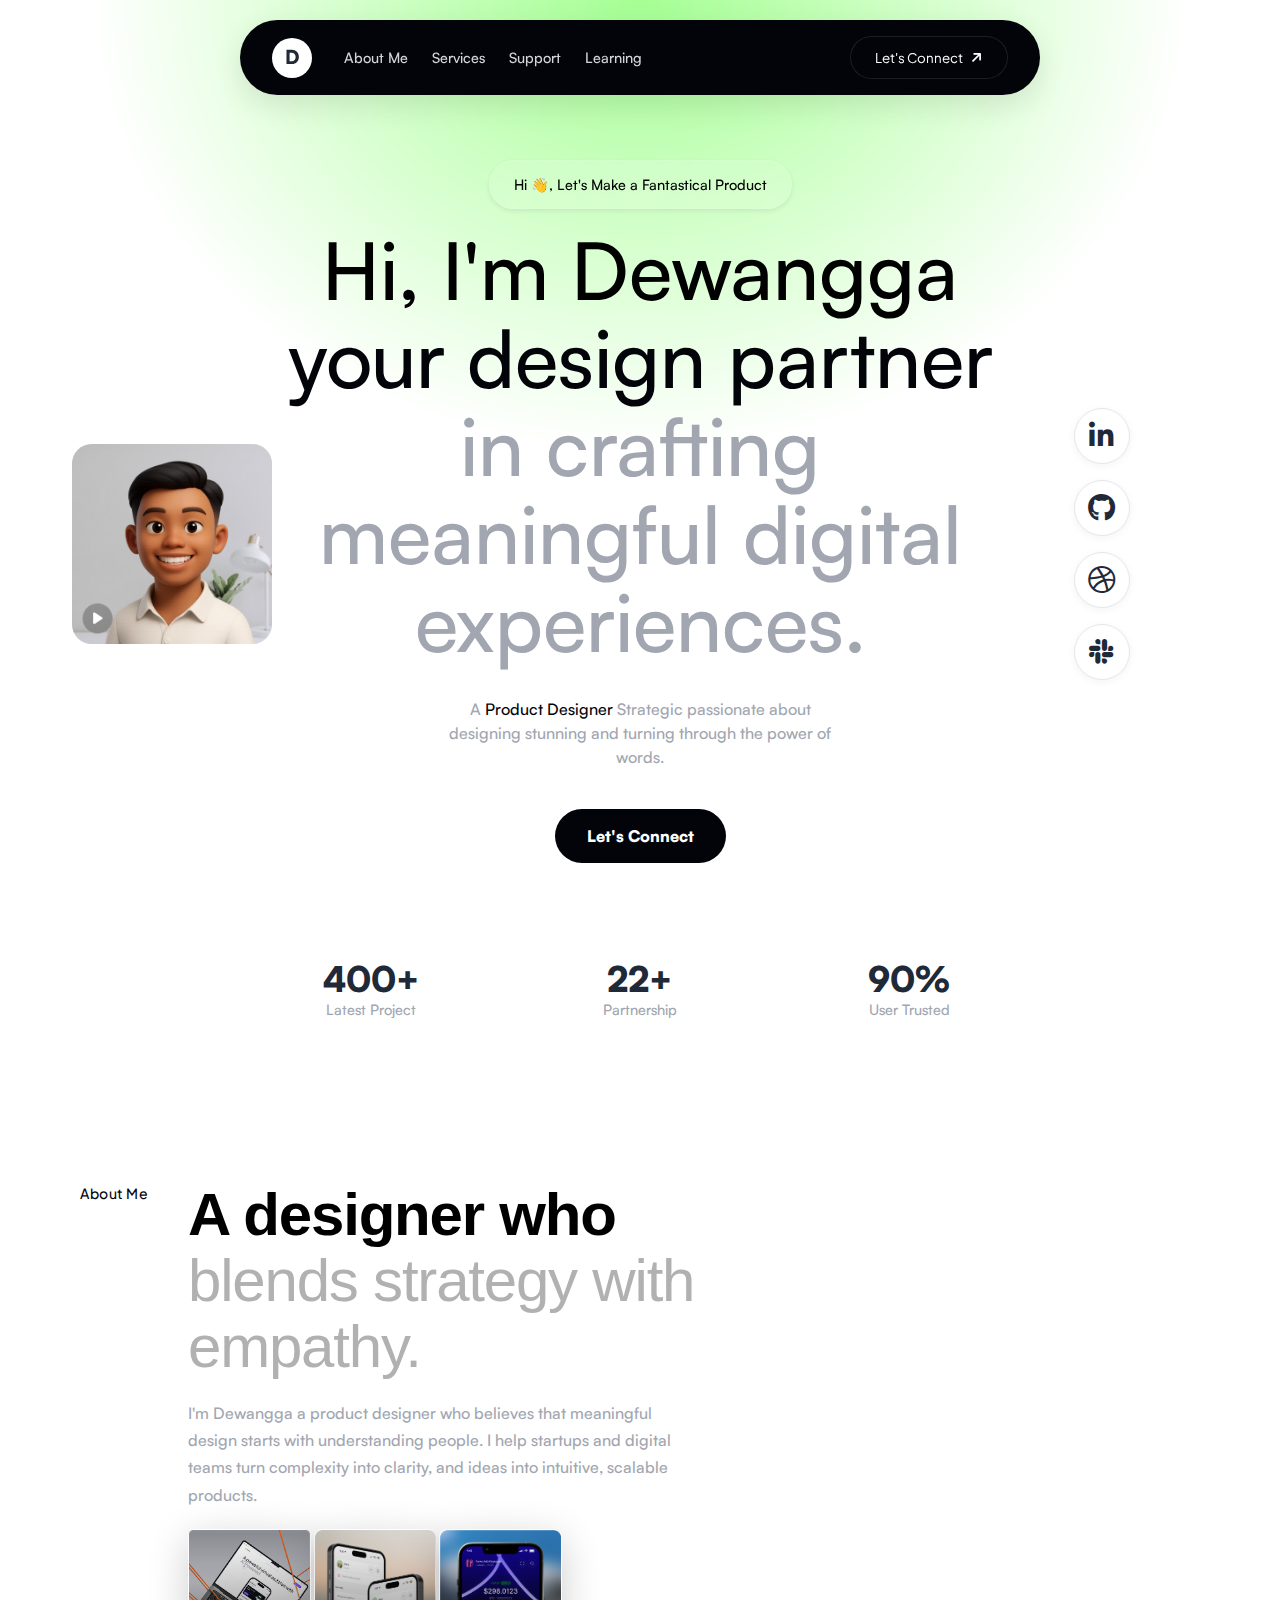
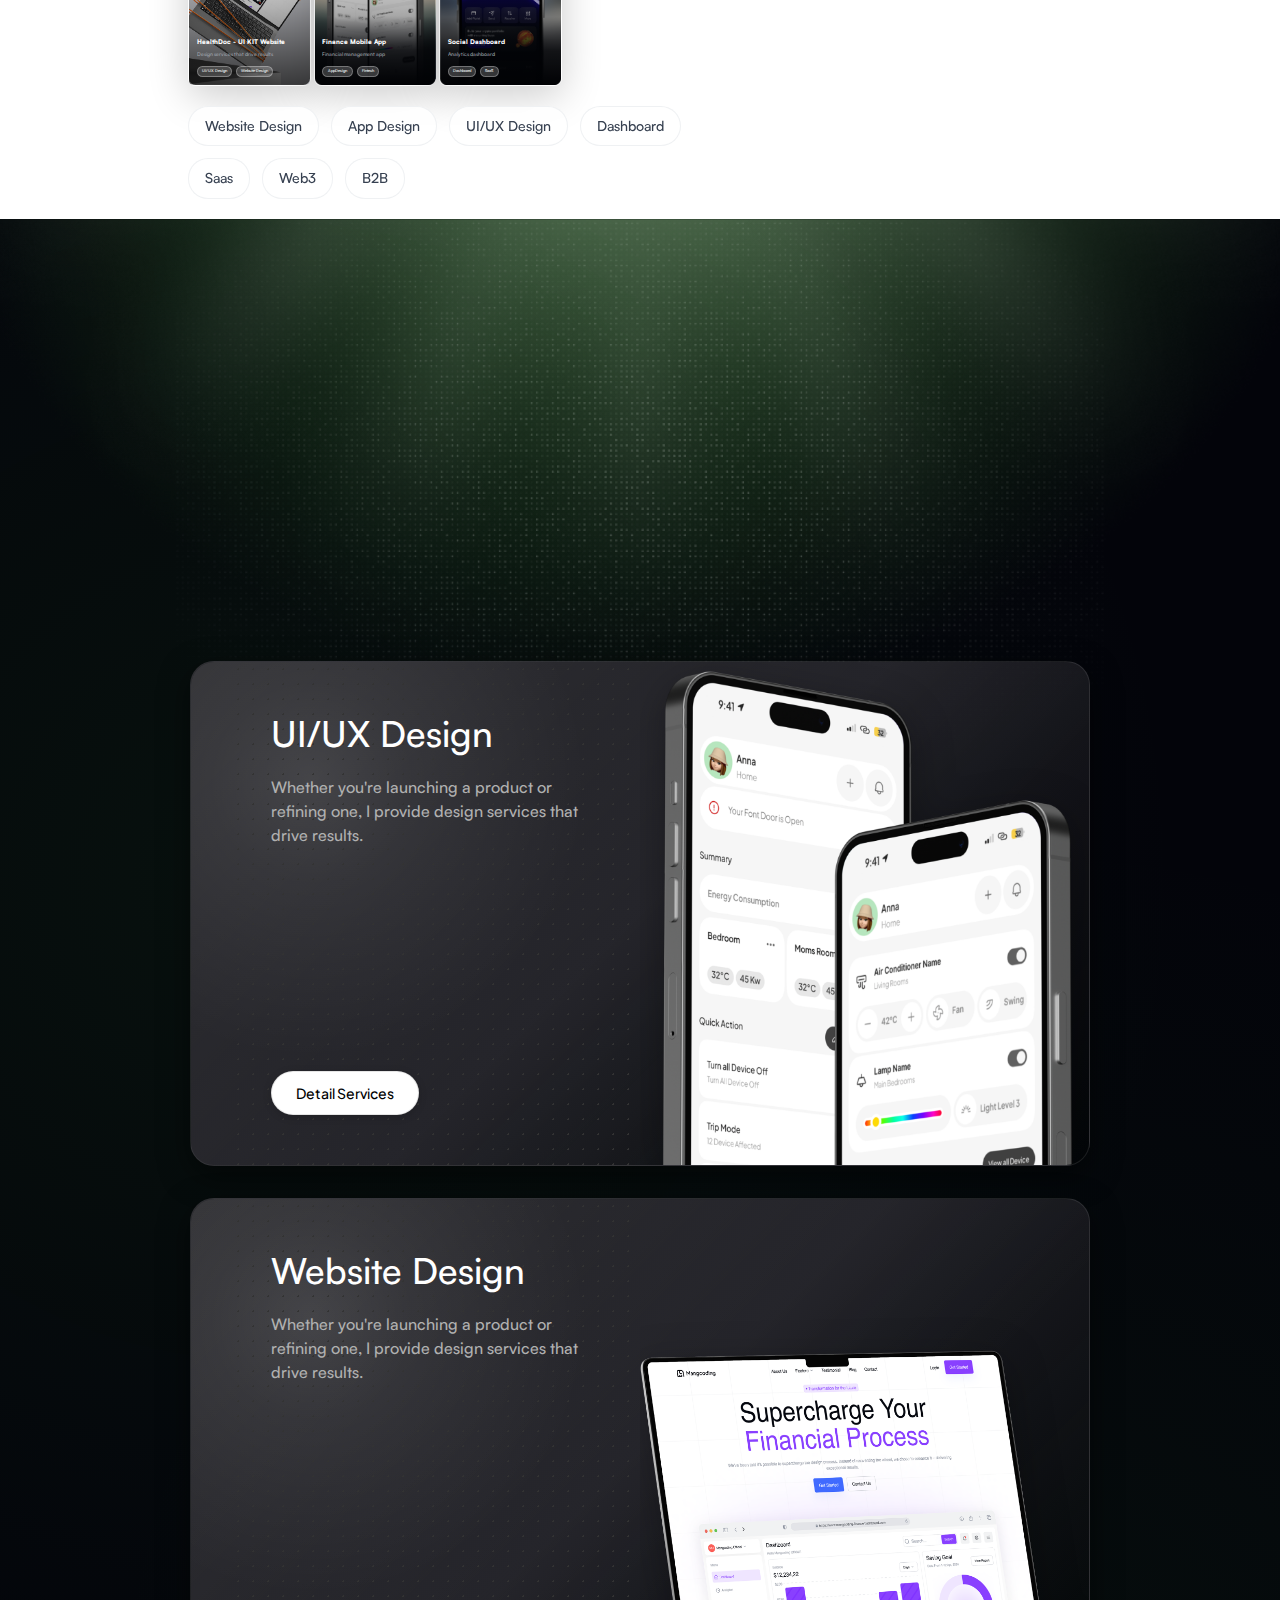
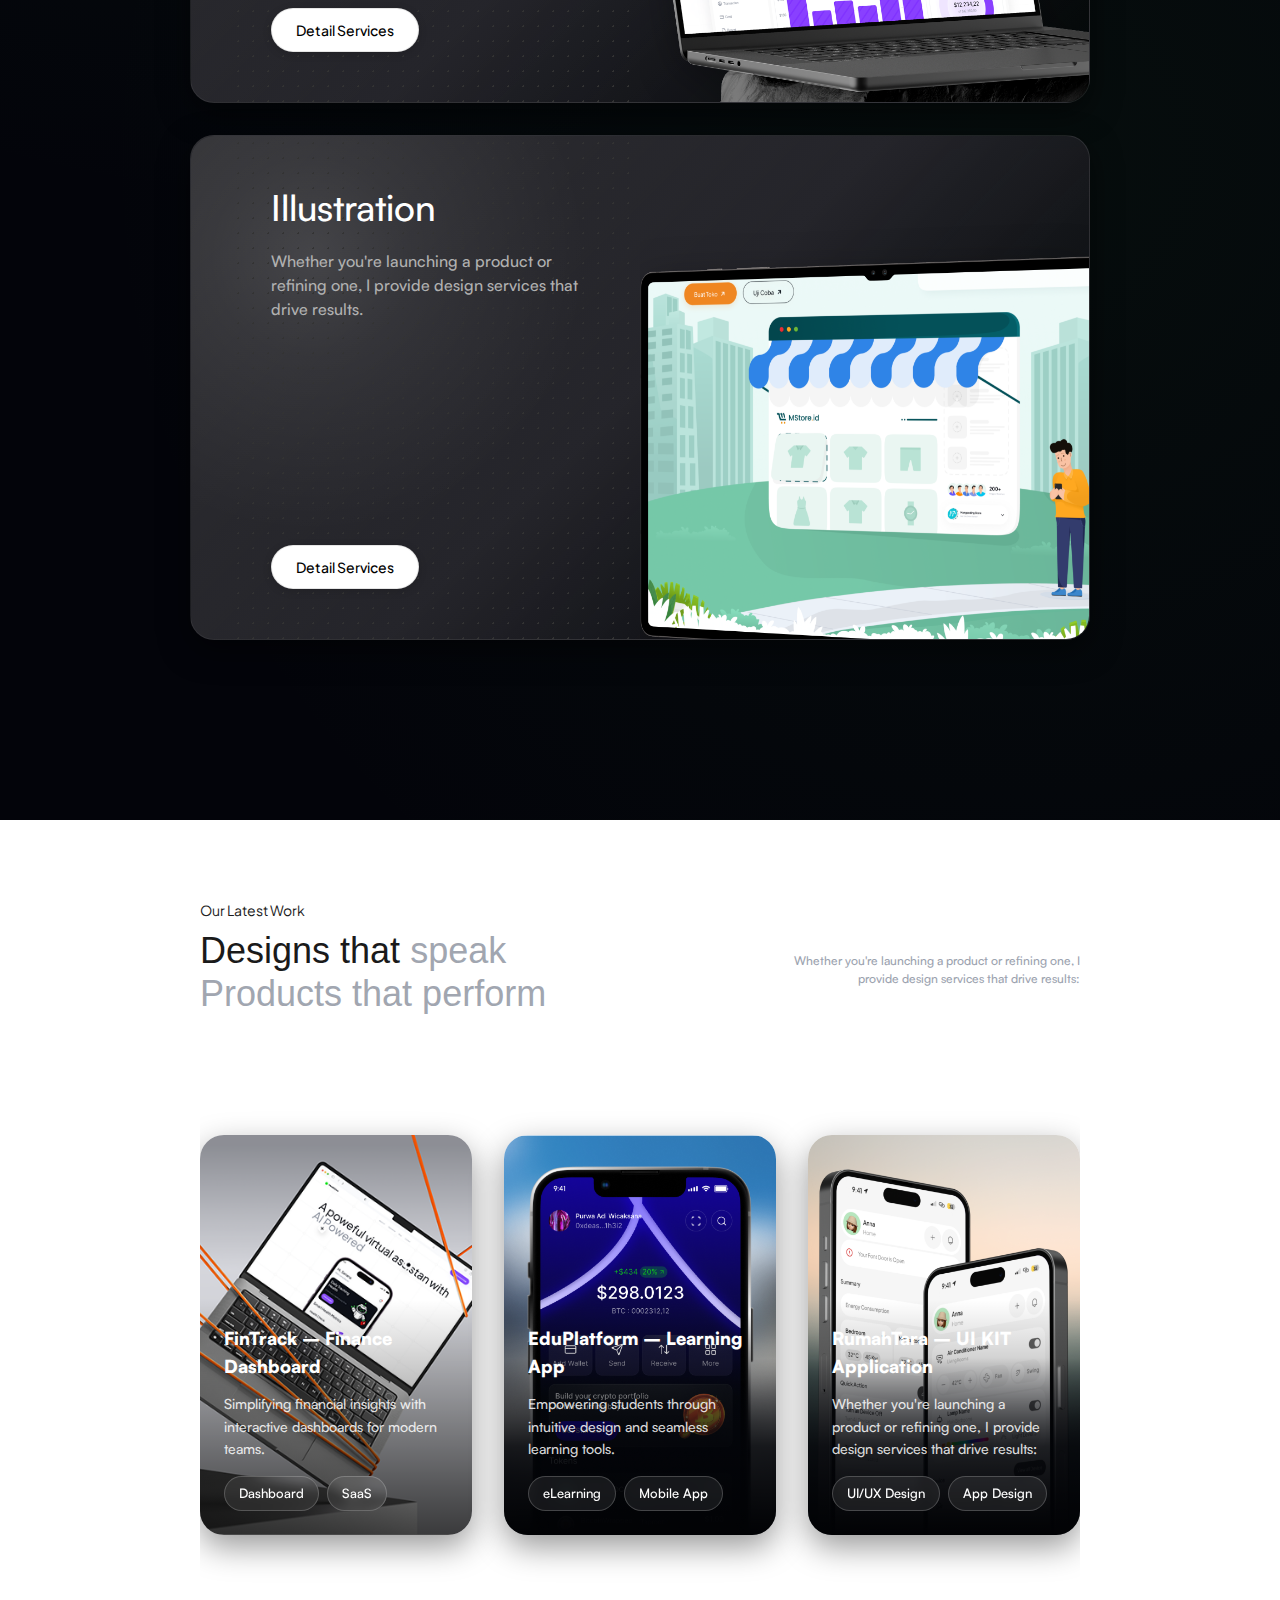
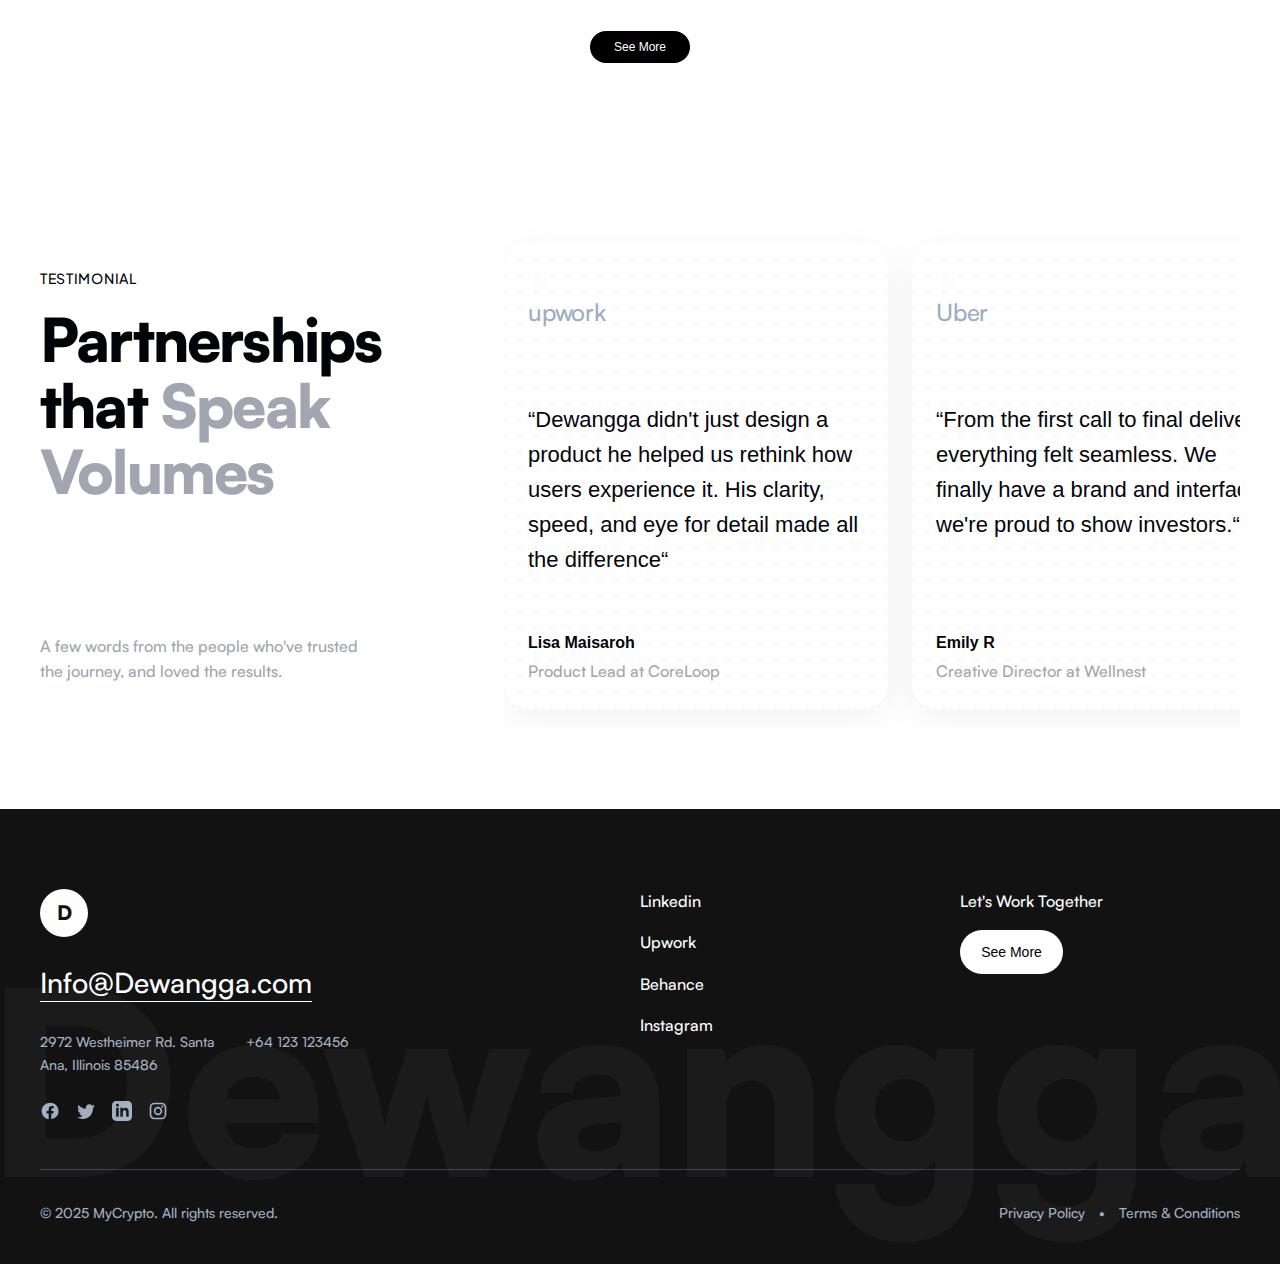
<file: index.html>
<!DOCTYPE html>
<html lang="en">

<head>
  <meta charset="UTF-8">
  <meta name="viewport" content="width=device-width, initial-scale=1.0">
  <title>Portofolio Dewangga</title>
  <link rel="icon" href="/assets/favicon.ico" type="image/x-icon">
  <link rel="stylesheet" href="/css/styles.css">
  <link href="https://cdnjs.cloudflare.com/ajax/libs/font-awesome/6.0.0/css/all.min.css" rel="stylesheet" />
  <style>
    html {
      scroll-behavior: smooth;
    }
  </style>
</head>

<body>
  <section id="home"">
    <nav class="navbar">
      <div class="nav-container">
        <div class="nav-left">
          <div class="logo">D</div>
          <ul class="nav-menu">
            <li><a href="#About-container">About Me</a></li>
            <li><a href="#services">Services</a></li>
            <li><a href="#footer">Support</a></li>
            <li><a href="#learning">Learning</a></li>
          </ul>
        </div>
        <button class="connect-btn">Let's Connect <i class="fas fa-arrow-right"></i></button>
        <button class="menu-toggle" aria-label="Toggle navigation">
          <i class="fas fa-bars"></i>
        </button>
      </div>
    </nav>

    <main class="main-content">
      <div class="container">
        <div class="badge">
          <span>Hi 👋, Let's Make a Fantastical Product</span>
        </div>
        <div class="hero-section">
          <div class="hero-left">
            <div class="profile-container">
              <img src="/assets/Image.png" alt="Dewangga Profile" class="profile-image" />
            </div>
          </div>
          <div class="hero-center">
            <h1 class="main-heading">
              Hi, I'm Dewangga<br />
              <span class="black-text">your design partner</span>
              <span class="gray-text">in crafting meaningful digital experiences.</span>
            </h1>
            <div class="description">
              <p
                style="font-family: 'Satoshi', -apple-system, BlinkMacSystemFont, 'Segoe UI', Roboto, Oxygen, Ubuntu, Cantarell, sans-serif;">
                A <span style="color: #03040A;">Product Designer </span>Strategic passionate about
                designing stunning and turning through the power of words.</span>
              </p>
            </div>
            <button class="cta-button">Let's Connect</button>
          </div>
          <div class="hero-right">
            <div class="social-links">
              <a href="#" class="social-link"><i class="fab fa-linkedin-in"></i></a>
              <a href="#" class="social-link"><i class="fab fa-github"></i></a>
              <a href="#" class="social-link"><i class="fab fa-dribbble"></i></a>
              <a href="#" class="social-link"><i class="fab fa-slack"></i></a>
            </div>
          </div>
        </div>
        <div class="stats-section">
          <div class="stat-item">
            <div class="stat-number">400+</div>
            <div class="stat-label">Latest Project</div>
          </div>
          <div class="stat-item">
            <div class="stat-number">22+</div>
            <div class="stat-label">Partnership</div>
          </div>
          <div class="stat-item">
            <div class="stat-number">90%</div>
            <div class="stat-label">User Trusted</div>
          </div>
        </div>
      </div>
    </main>
  </section>

  <section id="About-container">
  <div class="container">
    <div class="decoration decoration-1"></div>
    <div class="decoration decoration-2"></div>
    <div class="decoration decoration-3"></div>
    <div class="decoration decoration-4"></div>

    <div class="content">
      <div class="about-label">About Me</div>
      <div class="text-content">
        <h1 class="main-title">
          A designer who <span class="highlight">blends strategy with empathy.</span>
        </h1>

        <p class="description">
          I'm Dewangga a product designer who believes that meaningful design starts with understanding people. I help
          startups and digital teams turn complexity into clarity, and ideas into intuitive, scalable products.
        </p>

        <div class="projects">
          <div class="project-card">
            <div class="project-content">
              <h3 class="project-title">HealthDoc - UI KIT Website</h3>
              <p class="project-description">Design services that drive results</p>
              <div class="project-tags">
                <span class="project-tag">UI/UX Design</span>
                <span class="project-tag">Website Design</span>
              </div>
            </div>
          </div>

          <div class="project-card">
            <div class="project-content">
              <h3 class="project-title">Finance Mobile App</h3>
              <p class="project-description">Financial management app</p>
              <div class="project-tags">
                <span class="project-tag">App Design</span>
                <span class="project-tag">Fintech</span>
              </div>
            </div>
          </div>

          <div class="project-card">
            <div class="project-content">
              <h3 class="project-title">Social Dashboard</h3>
              <p class="project-description">Analytics dashboard</p>
              <div class="project-tags">
                <span class="project-tag">Dashboard</span>
                <span class="project-tag">SaaS</span>
              </div>
            </div>
          </div>
        </div>

        <div class="skills">
          <span class="skill-tag primary">Website Design</span>
          <span class="skill-tag primary">App Design</span>
          <span class="skill-tag primary">UI/UX Design</span>
          <span class="skill-tag">Dashboard</span>
          <span class="skill-tag">Saas</span>
          <span class="skill-tag">Web3</span>
          <span class="skill-tag">B2B</span>
        </div>

      </div>
    </div>

    <div class="character-section">
      <img src="/assets/profile1.png" alt="3D Character Illustration" class="character-image">
    </div>
  </div>
</section>

  <section id="services" class="services-section">
    <div class="container"> <div class="services-header">
            <div class="services-badge">Services</div>
            <h2 class="services-title">Let's bring your<br>ideas to life.</h2>
            <p class="services-subtitle">Whether you're launching a product or refining one, I provide design
                services that drive results.</p>
        </div>

        <div class="services-cards-wrapper"> <div class="design-card">
                <div class="content-section">
                    <h2 class="title">UI/UX Design</h2>
                    <p class="description">
                        Whether you're launching a product or refining one, I provide design services that drive
                        results.
                    </p>
                    <button class="detail-button" onclick="handleDetailClick()">Detail Services</button>
                </div>
                <div class="image-section">
                    <img src="/assets/hp.png" alt="Mobile phone showing app interface" class="laptop-image">
                </div>
            </div>

            <div class="design-card">
                <div class="content-section">
                    <h2 class="title">Website Design</h2>
                    <p class="description">
                        Whether you're launching a product or refining one, I provide design services that drive
                        results.
                    </p>
                    <button class="detail-button" onclick="handleDetailClick()">Detail Services</button>
                </div>
                <div class="image-section">
                    <img src="/assets/laptopmokup.png" alt="Laptop showing website design" class="laptop-image">
                </div>
            </div>

            <div class="design-card">
                <div class="content-section">
                    <h2 class="title">Illustration</h2>
                    <p class="description">
                        Whether you're launching a product or refining one, I provide design services that drive
                        results.
                    </p>
                    <button class="detail-button" onclick="handleDetailClick()">Detail Services</button>
                </div>
                <div class="image-section">
                    <img src="/assets/ecomers.png" alt="E-commerce interface design" class="laptop-image">
                </div>
            </div>
        </div>
    </div>
</section>

  <section id="learning">
    <div class="container">
      <div class="grid">
        <div class="col-span-6">
          <p class="text-xs" style="font-family: 'Plus Jakarta Sans';">Our Latest Work</p>
          <h1 class="heading">
            Designs that <span class="text-gray" style="color: #A1A6B0;">speak</span><br />
            <span class="text-gray ">Products that perform</span>
          </h1>
        </div>
        <div class="col-span-6 text-right text-xxs" style="align-self: center;">
          <p>
            Whether you're launching a product or refining one, I<br />
            provide design services that drive results:
          </p>
        </div>
      </div>

      <div class="card-container">
        <div class="card-stack">
        <div class="custom-card card-2" style="background-image: url('/assets/card2.png');">
          <div class="card-overlay">
            <h3 class="card-title">FinTrack – Finance Dashboard</h3>
            <p class="card-description">
              Simplifying financial insights with interactive dashboards for modern teams.
            </p>
            <div class="card-tags">
              <span class="tag">Dashboard</span>
              <span class="tag">SaaS</span>
            </div>
          </div>
        </div>

        <div class="custom-card card-3" style="background-image: url('/assets/card3.png');">
          <div class="card-overlay">
            <h3 class="card-title">EduPlatform – Learning App</h3>
            <p class="card-description">
              Empowering students through intuitive design and seamless learning tools.
            </p>
            <div class="card-tags">
              <span class="tag">eLearning</span>
              <span class="tag">Mobile App</span>
            </div>
          </div>
        </div>

        <div class="custom-card card-1" style="background-image: url('/assets/card1.png');">
          <div class="card-overlay">
            <h3 class="card-title">RumahTara – UI KIT Application</h3>
            <p class="card-description">
              Whether you're launching a product or refining one, I provide design services that drive results:
            </p>
            <div class="card-tags">
              <span class="tag">UI/UX Design</span>
              <span class="tag">App Design</span>
            </div>
          </div>
        </div>
      </div>
      </div>
      <div class="btn-container">
        <button class="btn">See More</button>
      </div>
    </div>
  </section>

  <section class="testimonial-section">
    <div class="testimonial-header">
      <div class="testimonial-label">Testimonial</div>
      <h2 class="testimonial-title">
        Partnerships that <span class="highlight">Speak</span> <br><span class="highlight">Volumes</span>
      </h2>
      <p class="testimonial-subtitle">
        A few words from the people who've trusted the journey, and loved the results.
      </p>
    </div>

    <div class="testimonial-slider">
      <div class="slider-container">
        <div class="testimonials-track">

          <div class="testimonial-card">
            <img src="/assets/OrangerTestimoni.png" alt="Testimoni Ornament" class="card-ornament-image">
            <div>
              <div class="company-logo-text">upwork</div>
              <div class="testimonial-quote">
                “Dewangga didn't just design a product he helped us rethink how users experience it. His clarity, speed,
                and eye for detail made all the difference“
              </div>
            </div>
            <div class="testimonial-author">
              <div class="author-name">Lisa Maisaroh</div>
              <div class="author-title">Product Lead at CoreLoop</div>
            </div>
          </div>

          <div class="testimonial-card">
            <img src="/assets/OrangerTestimoni.png" alt="Testimoni Ornament" class="card-ornament-image">
            <div>
              <div class="company-logo-text">Uber</div>
              <div class="testimonial-quote">
                “From the first call to final delivery, everything felt seamless. We finally have a brand and interface
                we're proud to show investors.“
              </div>
            </div>
            <div class="testimonial-author">
              <div class="author-name">Emily R</div>
              <div class="author-title">Creative Director at Wellnest</div>
            </div>
          </div>

          <div class="testimonial-card">
            <img src="/assets/OrangerTestimoni.png" alt="Testimoni Ornament" class="card-ornament-image">
            <div>
              <div class="company-logo-text">Framer</div>
              <div class="testimonial-quote">
                “A truly outstanding job. He brought our vision to life with his creative touch and technical skill. The
                whole process was seamless and enjoyable.“
              </div>
            </div>
            <div class="testimonial-author">
              <div class="author-name">Jonathan P</div>
              <div class="author-name">Co-founder at Framer</div>
            </div>
          </div>

        </div>
      </div>
    </div>
  </section>

  <section id="footer">
    <footer class="site-footer">
      <div class="footer-container">
        <div class="footer-top">
          <div class="footer-column">
            <div class="logo-circle">D</div>
            <a href="mailto:Info@Dewangga.com" class="contact-email">Info@Dewangga.com</a>
            <div class="contact-details">
              <p>2972 Westheimer Rd. Santa<br>Ana, Illinois 85486</p>
              <p>+64 123 123456</p>
            </div>
            <div class="social-icons">
              <a href="#" aria-label="Facebook"><svg fill="currentColor" viewBox="0 0 24 24">
                  <path
                    d="M12 2.04C6.5 2.04 2 6.53 2 12.06C2 17.06 5.66 21.21 10.44 21.96V14.96H7.9V12.06H10.44V9.85C10.44 7.32 11.93 5.96 14.22 5.96C15.31 5.96 16.45 6.15 16.45 6.15V8.62H15.19C13.95 8.62 13.56 9.39 13.56 10.18V12.06H16.34L15.89 14.96H13.56V21.96A10 10 0 0 0 12 2.04Z" />
                </svg></a>
              <a href="#" aria-label="Twitter"><svg fill="currentColor" viewBox="0 0 24 24">
                  <path
                    d="M22.46,6C21.69,6.35 20.86,6.58 20,6.69C20.88,6.16 21.56,5.32 21.88,4.31C21.05,4.81 20.13,5.16 19.16,5.36C18.37,4.5 17.26,4 16,4C13.65,4 11.73,5.92 11.73,8.29C11.73,8.63 11.77,8.96 11.84,9.27C8.28,9.09 5.11,7.38 2.9,4.79C2.53,5.42 2.33,6.15 2.33,6.94C2.33,8.43 3.11,9.75 4.26,10.54C3.54,10.51 2.87,10.31 2.3,10.01V10.06C2.3,12.25 3.84,14.07 5.91,14.49C5.55,14.59 5.17,14.63 4.77,14.63C4.5,14.63 4.23,14.61 3.98,14.56C4.54,16.36 6.14,17.64 8.04,17.68C6.54,18.88 4.67,19.61 2.63,19.61C2.28,19.61 1.93,19.59 1.58,19.54C3.46,20.78 5.69,21.5 8.12,21.5C16,21.5 20.33,14.97 20.33,9.25C20.33,9.05 20.33,8.85 20.32,8.65C21.16,8.05 21.88,7.32 22.46,6Z" />
                </svg></a>
              <a href="#" aria-label="LinkedIn"><svg fill="currentColor" viewBox="0 0 24 24">
                  <path
                    d="M19 0h-14c-2.761 0-5 2.239-5 5v14c0 2.761 2.239 5 5 5h14c2.762 0 5-2.239 5-5v-14c0-2.761-2.238-5-5-5zm-11 19h-3v-11h3v11zm-1.5-12.268c-.966 0-1.75-.79-1.75-1.764s.784-1.764 1.75-1.764 1.75.79 1.75 1.764-.783 1.764-1.75 1.764zm13.5 12.268h-3v-5.604c0-3.368-4-3.113-4 0v5.604h-3v-11h3v1.765c1.396-2.586 7-2.777 7 2.476v6.759z" />
                </svg></a>
              <a href="#" aria-label="Instagram"><svg fill="currentColor" viewBox="0 0 24 24">
                  <path
                    d="M7.8,2H16.2C19.4,2 22,4.6 22,7.8V16.2A5.8,5.8 0 0,1 16.2,22H7.8C4.6,22 2,19.4 2,16.2V7.8A5.8,5.8 0 0,1 7.8,2M7.6,4A3.6,3.6 0 0,0 4,7.6V16.4C4,18.39 5.61,20 7.6,20H16.4A3.6,3.6 0 0,0 20,16.4V7.6C20,5.61 18.39,4 16.4,4H7.6M17.25,5.5A1.25,1.25 0 0,1 18.5,6.75A1.25,1.25 0 0,1 17.25,8A1.25,1.25 0 0,1 16,6.75A1.25,1.25 0 0,1 17.25,5.5M12,7A5,5 0 0,1 17,12A5,5 0 0,1 12,17A5,5 0 0,1 7,12A5,5 0 0,1 12,7M12,9A3,3 0 0,0 9,12A3,3 0 0,0 12,15A3,3 0 0,0 15,12A3,3 0 0,0 12,9Z" />
                </svg></a>
            </div>
          </div>
          <div class="footer-column footer-nav">
            <a href="#">Linkedin</a>
            <a href="#">Upwork</a>
            <a href="#">Behance</a>
            <a href="#">Instagram</a>
          </div>
          <div class="footer-column footer-cta">
            <h3>Let's Work Together</h3>
            <button class="footer-btn">See More</button>
          </div>
        </div>

        <hr class="footer-divider">

        <div class="footer-bottom">
          <p class="copyright">© 2025 MyCrypto. All rights reserved.</p>
          <div class="legal-links">
            <a href="#">Privacy Policy</a>
            <span>•</span>
            <a href="#">Terms & Conditions</a>
          </div>
        </div>
        <div class="background-text">Dewangga</div>
      </div>
    </footer>
  </section>
</body>
<script src="/js/home.js"></script>
</html>
</file>
<file: css/styles.css>
/* Import Fonts dari Google Fonts */
@import url('https://fonts.googleapis.com/css2?family=Plus+Jakarta+Sans:wght@400;500;700&display=swap');

@font-face {
    font-family: 'Satoshi';
    src: url('../fonts/Satoshi-Medium.otf') format('opentype');
    font-weight: 500;
    font-style: normal;
    font-display: swap;
}

@font-face {
    font-family: 'Satoshi';
    src: url('../fonts/Satoshi-Black.otf') format('opentype');
    font-weight: 900;
    font-style: normal;
    font-display: swap;
}

* {
    margin: 0;
    padding: 0;
    box-sizing: border-box;
}

body {
    font-family: 'Satoshi', -apple-system, BlinkMacSystemFont, 'Segoe UI', Roboto, Oxygen, Ubuntu, Cantarell, sans-serif;
    min-height: 100vh;
    line-height: 1.6;
    overflow-x: hidden;
}

/* --- NAVBAR START --- */
.navbar {
    background: #03040A;
    padding: 1rem 0;
    position: fixed;
    top: 20px;
    left: 50%;
    transform: translateX(-50%);
    border-radius: 50px;
    z-index: 1000;
    box-shadow: 0 10px 30px rgba(0, 0, 0, 0.1);
    width: 800px;
    transition: transform 0.4s ease-in-out;
}

.navbar.navbar-hidden {
    transform: translateX(-50%) translateY(-150%);
}

.nav-container {
    display: flex;
    align-items: center;
    justify-content: space-between;
    padding: 0 2rem;
    max-width: 800px;
}

.nav-left {
    display: flex;
    align-items: center;
    gap: 2rem;
}

.logo {
    background: white;
    color: #1f2937;
    width: 40px;
    height: 40px;
    border-radius: 50%;
    display: flex;
    align-items: center;
    justify-content: center;
    font-weight: 900;
    font-size: 1.2rem;
}

.nav-menu {
    display: flex;
    list-style: none;
    gap: 24px;
}

.nav-menu a {
    color: #d1d5db;
    text-decoration: none;
    font-size: 0.9rem;
    font-weight: 500;
    transition: color 0.3s ease;
}

.nav-menu a:hover {
    color: white;
}

.connect-btn {
    background: #03040A;
    color: #ffffff;
    border: 1px solid rgba(255, 255, 255, 0.1);
    padding: 0.75rem 1.5rem;
    border-radius: 25px;
    font-weight: normal;
    cursor: pointer;
    display: flex;
    align-items: center;
    gap: 0.5rem;
    transition: all 0.3s ease;
    font-family: 'Plus Jakarta Sans', sans-serif;
}

.connect-btn:hover {
    transform: translateY(-2px);
    box-shadow: 0 5px 15px rgba(0, 0, 0, 0.2);
    background: #1f2937;
}

.connect-btn i {
    transition: transform 0.3s ease;
    transform: rotate(-45deg);
}

.menu-toggle {
    display: none;
    background: none;
    border: none;
    color: white;
    font-size: 1.2rem;
    cursor: pointer;
    padding: 0.5rem;
    z-index: 1100;
}
/* --- NAVBAR END --- */


/* --- HOME SECTION START --- */
.main-content {
  padding-top: 100px;
  padding-bottom: 80px;
  background-image: url('/assets/bgHome.png');
  background-repeat: no-repeat;
  background-size: contain; /* atau 'contain', tergantung kebutuhan */
  background-position: top center;
}



.container {
    max-width: 1200px;
    margin: 0 auto;
    padding: 0 2rem;
}

.badge {
    text-align: center;
    margin-top: 60px;
    margin-bottom: 1rem;
}

.badge span {
    background: radial-gradient(circle, rgba(255, 255, 255, 0.15) 0%, rgba(255, 255, 255, 0.05) 100%);
    background-color: rgba(255, 255, 255, 0.05);
    color: black;
    padding: 0.75rem 1.5rem;
    border-radius: 9999px;
    font-size: 0.9rem;
    font-weight: 500;
    display: inline-block;
    backdrop-filter: blur(10px);
    -webkit-backdrop-filter: blur(10px);
    border: 1px solid rgba(255, 255, 255, 0.1);
    box-shadow: 0 2px 5px rgba(0, 0, 0, 0.08);
}



.hero-section {
    display: grid;
    grid-template-columns: .3fr 1fr .3fr;
    gap: 1 px;
    align-items: center;
    margin-bottom: 4rem;
}

.profile-container {
    position: relative;
    width: 200px;
    height: 200px;
}

.profile-image {
    width: 100%;
    height: 100%;
    border-radius: 20px;
    object-fit: cover;
    background: #e5e7eb;
}

.hero-center {
    text-align: center;
    max-width: 800px;
    margin-left: auto;
    margin-right: auto
}

.main-heading {
    font-size: 80px;
    font-family: 'satoshi', sans-serif;
    font-weight: normal;
    line-height: 1.1;
    margin-bottom: 2rem;
}

.black-text {
    color: #03040A;
}

.gray-text {
    color: #A1A6B0;
}

.description {
    margin-bottom: 2rem;
}

.description p {
    color: #A1A6B0;
    font-size: 1rem;
    font-weight: 500;
    max-width: 400px;
    margin: 0 auto;
}

.cta-button {
    background: #03040A;
    color: #FFFFFF;
    border: none;
    padding: 1rem 2rem;
    border-radius: 30px;
    font-weight: 600;
    font-size: 1rem;
    cursor: pointer;
    transition: all 0.3s ease;
    font-family: 'Satoshi', sans-serif;
}

.cta-button:hover {
    transform: translateY(-2px);
    box-shadow: 0 8px 25px rgba(31, 41, 55, 0.3);
}

.hero-right {
    display: flex;
    justify-content: center;
}

.social-links {
    display: flex;
    flex-direction: column;
    gap: 1rem;
}

.social-link {
    width: 56px;
    height: 56px;
    background: white;
    border: 1px solid #e5e7eb;
    border-radius: 50%;
    display: flex;
    align-items: center;
    justify-content: center;
    color: #1f2937;
    text-decoration: none;
    transition: all 0.3s ease;
    box-shadow: 0 2px 8px rgba(0, 0, 0, 0.05);
    position: relative;
}

.social-link:hover {
    transform: translateY(-2px);
    box-shadow: 0 4px 15px rgba(0, 0, 0, 0.1);
    border-color: #d1d5db;
}

.social-link i {
    font-size: 28px;
    width: 28px;
    height: 28px;
    display: flex;
    align-items: center;
    justify-content: center;
}

@media (max-width: 640px) {
    .social-link {
        width: 40px;
        height: 40px;
    }

    .social-link i {
        font-size: 20px;
        width: 20px;
        height: 20px;
    }
}

.stats-section {
    display: grid;
    grid-template-columns: repeat(3, 1fr);
    gap: 40px;
    text-align: center;
    margin-top: 4rem;
    background: white;
    border-radius: 20px;
    max-width: 800px;
    margin: 0 auto;
    width: 100%;
    height: 115px;
    padding: 24px 16px;
    box-sizing: border-box;
    overflow: hidden;
    margin-bottom: -100px;
}

.stat-item {
    box-sizing: border-box;
    padding: 0.5rem;
    display: flex;
    flex-direction: column;
    justify-content: center;
    align-items: center;
}

.stat-number {
    font-size: 2.2rem;
    font-weight: 900;
    color: #1f2937;
    margin-bottom: 0.2rem;
    line-height: 1.1;
}

.stat-label {
    font-family: 'Satoshi', sans-serif;
    color: #A1A6B0;
    font-size: 0.9rem;
    font-weight: 500;
    white-space: nowrap;
    overflow: hidden;
    text-overflow: ellipsis;
    line-height: 1.2;
}

@media (max-width: 850px) {
    .navbar {
        width: calc(100% - 2rem);
        max-width: none;
        left: 50%;
        transform: translateX(-50%);
    }

    .nav-container {
        padding: 0 1.5rem;
        justify-content: space-between;
        width: 100%;
    }

    .nav-menu {
        display: none;
        flex-direction: column;
        position: absolute;
        top: calc(100% + 10px);
        left: 0;
        width: 100%;
        background: #03040A;
        border-radius: 15px;
        padding: 1rem;
        box-shadow: 0 8px 16px rgba(0, 0, 0, 0.2);
    }

    .nav-menu.active {
        display: flex;
    }

    .menu-toggle {
        display: block;
    }

    .connect-btn {
        display: none;
    }
}

@media (max-width: 768px) {
    .main-content {
        padding-top: 80px;
    }

    .container {
        padding: 0 1rem;
    }

    .badge {
        margin-bottom: 2rem;
    }

    .badge span {
        font-size: 0.8rem;
        padding: 0.6rem 1.2rem;
    }

    .hero-section {
        display: flex;
        flex-direction: column;
        align-items: center;
        gap: 2rem;
        margin-bottom: 3rem;
    }

    .hero-center {
        order: 1;
        width: 100%;
    }

    .main-heading {
        font-size: 2.2rem;
        margin-bottom: 1.5rem;
        line-height: 1.2;
    }

    .description {
        margin-bottom: 1.5rem;
    }

    .description p {
        font-size: 0.9rem;
        max-width: 300px;
        text-align: center;
    }

    .hero-left {
        order: 2;
        width: 100%;
        display: flex;
        justify-content: center;
    }

    .profile-container {
        width: 200px;
        height: 200px;
    }

    .hero-right {
        order: 3;
        width: 100%;
        justify-content: center;
        margin-top: 1rem;
    }

    .social-links {
        flex-direction: row;
        gap: 1rem;
        justify-content: center;
    }

    .social-link {
        width: 45px;
        height: 45px;
    }

    .stats-section {
        gap: 1rem;
        padding: 2rem 0.5rem;
        margin-top: 3rem;
        margin-bottom: -50px;
    }

    .stat-number {
        font-size: 1.8rem;
    }

    .stat-label {
        font-size: 0.8rem;
    }
}

@media (max-width: 480px) {
    .container {
        padding: 0 0.5rem;
    }

    .main-heading {
        font-size: 1.8rem;
    }

    .profile-container {
        width: 180px;
        height: 180px;
    }

    .social-link {
        width: 40px;
        height: 40px;
    }

    .stats-section {
        gap: 0.5rem;
    }

    .stat-number {
        font-size: 1.5rem;
    }

    .stat-label {
        font-size: 0.7rem;
    }
}
/* --- HOME SECTION END --- */


/* --- ABOUT START --- */
section#About-container {
    background-color: #ffffff;
}

#About-container .container {
    max-width: 1200px;
    margin: 0 auto;
    padding: 0px 40px;
    display: grid;
    grid-template-columns: 1fr 400px;
    gap: 80px;
    align-items: center;
    position: relative;
    padding-bottom: 80px;
}

#About-container .content {
    padding-right: 20px;
    display: grid;
    grid-template-columns: auto 1fr;
    column-gap: 40px;
    align-items: start;
    margin-bottom: 40px;
}

#About-container .about-label {
    font-family: 'Plus Jakarta Sans', sans-serif;
    font-size: 14px;
    font-weight: 500;
    color: #03040A;
    letter-spacing: 0.5px;
    grid-column: 1;
    grid-row: 1;
    white-space: nowrap;
}

#About-container .text-content {
    grid-column: 2;
    grid-row: 1 / span 2;
    display: flex;
    flex-direction: column;
    gap: 20px;
}

#About-container .main-title {
    font-family: 'Poppins', sans-serif;
    font-size: 60px;
    font-weight: 700;
    line-height: 1.1;
    margin-bottom: 0;
    letter-spacing: -0.02em;
    max-width: none;
}

#About-container .main-title .highlight {
    color: #B1B1B1;
    font-weight: 400;
}

#About-container .description {
    font-family: 'satoshi', sans-serif;
    font-size: 16px;
    color: #A1A6B0;
    line-height: 1.7;
    margin-bottom: 0;
    max-width: none;
}

#About-container .projects {
    display: flex;
    /* Menyesuaikan gap */
    gap: 3.19px;
    margin-bottom: 0;
    justify-content: flex-start;
    align-items: flex-start;
}

#About-container .project-card {
    /* Menyesuaikan ukuran card */
    width: 122.54px;
    height: 157px;
    /* Menyesuaikan border-radius */
    border-radius: 7.66px;
    overflow: hidden;
    position: relative;
    cursor: pointer;
    transition: all 0.3s ease;
    background-size: cover;
    background-position: center;
    background-repeat: no-repeat;
    flex-shrink: 0;
    box-shadow: 0 10px 40px rgba(0, 0, 0, 0.2);
    border: 1px solid rgba(255, 255, 255, 0.1);
    /* Opacity 100% adalah default, tidak perlu ditulis kecuali ditimpa sebelumnya */
    opacity: 1;
}

/* Hover effect */
#About-container .project-card:hover {
    transform: translateY(-8px);
    box-shadow: 0 15px 50px rgba(0, 0, 0, 0.3);
}

/* Background untuk setiap kartu */
#About-container .project-card:nth-child(1) {
    background-image: url('/assets/card2.png');
   
}

#About-container .project-card:nth-child(2) {
     background-image: url('/assets/card1.png');
}

#About-container .project-card:nth-child(3) {
    background-image: url('/assets/card3.png');
}

/* Menyesuaikan overlay agar teks tetap terbaca dengan baik di atas gambar */
#About-container .project-card::before {
    content: '';
    position: absolute;
    top: 0;
    left: 0;
    right: 0;
    bottom: 0;
    background: linear-gradient(to top, rgba(0, 0, 0, 0.7) 0%, rgba(0, 0, 0, 0.3) 50%, transparent 100%);
    z-index: 1;
}

/* Hapus atau nonaktifkan ::after jika tidak ada di gambar referensi */
#About-container .project-card::after {
    display: none;
}

/* Hapus styling untuk project-mockup dan isinya karena elemen ini tidak lagi dibutuhkan */
#About-container .project-mockup,
#About-container .laptop-frame,
#About-container .laptop-screen,
#About-container .laptop-base,
#About-container .screen-content,
#About-container .screen-header,
#About-container .screen-dots,
#About-container .screen-dot,
#About-container .screen-title,
#About-container .screen-subtitle,
#About-container .screen-mockup {
    display: none !important;
}


#About-container .project-content {
    position: absolute;
    bottom: 0;
    left: 0;
    right: 0;
    /* Menyesuaikan padding content di dalam kartu */
    padding: 7.66px;
    z-index: 4;
    color: white;
}

#About-container .project-title {
    font-family: 'Satoshi', sans-serif;
    font-size: 6.38px; 
    font-weight: 700;
    line-height: 1.2;
    margin-bottom: 4px; 
}

#About-container .project-description {
    font-family: 'Satoshi', sans-serif;
    font-size: 5.11px; 
    color: #A1A6B0; 
    line-height: 1.5;
    margin-bottom: 8px; /* Jarak bawah deskripsi */
    display: -webkit-box;
    -webkit-line-clamp: 2;
    -webkit-box-orient: vertical;
    overflow: hidden;
    max-width: 90%;
}

#About-container .project-tags {
    font-family: 'Satoshi', sans-serif;
    font-size: 4px; /* Ukuran font 4px */
    line-height: 1.4; /* Line height 140% */
    letter-spacing: -0.008em; /* Letter spacing -0.8% */
    color: #FFFFFF; /* Warna teks FFFFFF */
    display: flex;
    gap: 4px; /* Jarak antar tag */
    flex-wrap: wrap;
}

#About-container .project-tag {
    background: rgba(255, 255, 255, 0.2);
    backdrop-filter: none; /* Menghilangkan background blur */
    border: 1px solid rgba(255, 255, 255, 0.3);
    color: white;
    /* Menyesuaikan ukuran button/tag agar 33.38hugx10.84hug */
    /* Menggunakan padding horizontal dan tinggi tetap untuk menyesuaikan dengan "hug" */
    height: 10.84px; /* Tinggi button/tag */
    line-height: 10.84px; /* Mengatur line-height sama dengan height agar teks vertikal di tengah */
    padding: 0 4.23px; /* Padding horizontal agar lebar menjadi sekitar 33.38px (disesuaikan dengan konten teks) */
    border-radius: 7.66px; /* Corner radius */
    font-size: 4px; /* Ukuran font tag */
    font-weight: 500;
    white-space: nowrap;
    display: inline-flex; /* Agar padding dan height bekerja sesuai `hug` */
    align-items: center; /* Pusatkan teks secara vertikal */
    justify-content: center; /* Pusatkan teks secara horizontal */
}

#About-container .skills {
    display: flex;
    flex-wrap: wrap;
    gap: 12px;
    margin-bottom: 0;
}

#About-container .skill-tag {
    background: rgba(255, 255, 255, 0.8);
    color: #374151;
    padding: 8px 16px;
    border-radius: 20px;
    font-size: 14px;
    font-weight: 500;
    border: 1px solid rgba(229, 231, 235, 0.6);
    transition: all 0.2s ease;
    cursor: pointer;
    backdrop-filter: blur(10px);
}

#About-container .skill-tag:hover {
    transform: translateY(-1px);
    box-shadow: 0 4px 15px rgba(0, 0, 0, 0.1);
}

#About-container .character-section {
    display: flex;
    justify-content: center;
    align-items: flex-start;
    position: relative;
    overflow: visible;
    padding-top: 0;
}

#About-container .character-image {
    width: 576px;
    height: auto;
    max-height: 864px;
    object-fit: cover;
    display: block;
    margin-top: -100px;
}

@media (max-width: 1024px) {
    #About-container .container {
        grid-template-columns: 1fr;
        gap: 60px;
        text-align: center;
        padding: 80px 30px;
        align-items: center;
        padding-bottom: 60px;
    }

    #About-container .content {
        padding-right: 0;
        order: 2;
        grid-template-columns: 1fr;
        column-gap: 0;
        text-align: center;
    }

    #About-container .about-label {
        grid-column: 1;
        grid-row: auto;
        margin-bottom: 16px;
        white-space: normal;
        text-align: center;
    }

    #About-container .text-content {
        grid-column: 1;
        grid-row: auto;
        gap: 24px;
    }

    #About-container .main-title {
        font-size: 42px;
    }

    #About-container .description {
        max-width: 480px;
        margin-left: auto;
        margin-right: auto;
    }

    #About-container .projects {
        justify-content: center;
        gap: 8px; /* Sesuaikan gap untuk tablet agar sesuai proporsi */
    }

    #About-container .project-card {
        width: 122.54px; /* Pertahankan ukuran default atau sesuaikan untuk tablet jika perlu */
        height: 157px;
    }

    #About-container .project-title {
        font-size: 14px; /* Pertahankan atau sesuaikan */
    }

    #About-container .project-description {
        font-size: 10px; /* Pertahankan atau sesuaikan */
    }

    #About-container .project-tag {
        padding: 3px 6px;
        font-size: 8px;
    }

    #About-container .skills {
        justify-content: center;
    }

    #About-container .character-section {
        order: 1;
        align-items: flex-start;
        padding-top: 0;
    }

    #About-container .character-image {
        max-width: 400px;
        height: auto;
        margin-top: -80px;
    }
}

@media (max-width: 768px) {
    #About-container .container {
        grid-template-columns: 1fr;
        padding: 40px 20px;
        gap: 32px;
        text-align: left;
        min-height: auto;
        padding-bottom: 40px;
    }

    #About-container .content {
        order: 1;
        padding-right: 0;
        text-align: left;
    }

    #About-container .character-section {
        order: 2;
        margin-top: 0;
    }

    #About-container .character-image {
        width: 100%;
        max-width: 280px;
        height: auto;
        aspect-ratio: 2/3;
        margin-top: 0;
    }

    #About-container .about-label {
        font-size: 12px;
        font-weight: 500;
        margin-bottom: 16px;
        text-align: left;
    }

    #About-container .main-title {
        font-size: 28px;
        line-height: 1.2;
        margin-bottom: 16px;
    }

    #About-container .description {
        font-size: 14px;
        line-height: 1.5;
        margin-bottom: 24px;
        max-width: none;
        color: #6b7280;
        margin-left: 0;
        margin-right: 0;
    }

    #About-container .projects {
        display: flex;
        flex-direction: row;
        /* Menyesuaikan gap untuk mobile */
        gap: 3.19px;
        align-items: flex-start;
        justify-content: flex-start;
        margin-bottom: 24px;
        overflow-x: auto;
        padding-bottom: 8px;
        scroll-snap-type: x mandatory;
        -webkit-overflow-scrolling: touch;
    }
    #About-container .projects::-webkit-scrollbar {
        display: none;
    }


    #About-container .project-card {
        width: 122.54px; /* Tetapkan ukuran ini untuk mobile juga atau sesuaikan jika perlu */
        min-width: 122.54px;
        height: 157px;
        scroll-snap-align: start;
    }

    #About-container .project-title {
        font-size: 14px; /* Pertahankan atau sesuaikan */
    }

    #About-container .project-description {
        font-size: 10px; /* Pertahankan atau sesuaikan */
    }

    #About-container .project-tag {
        font-size: 8px; /* Pertahankan atau sesuaikan */
        padding: 3px 6px;
    }

    #About-container .skills {
        justify-content: flex-start;
        gap: 8px;
        margin-bottom: 0;
    }

    #About-container .skill-tag {
        font-size: 12px;
        padding: 6px 12px;
        border-radius: 16px;
        background: rgba(255, 255, 255, 0.8);
        color: #374151;
        border: 1px solid rgba(229, 231, 235, 0.6);
    }
}

@media (max-width: 480px) {
    #About-container .container {
        padding: 30px 16px;
        gap: 24px;
        padding-bottom: 30px;
    }

    #About-container .about-label {
        font-size: 11px;
        margin-bottom: 12px;
    }

    #About-container .main-title {
        font-size: 24px;
        margin-bottom: 12px;
    }

    #About-container .description {
        font-size: 13px;
        margin-bottom: 20px;
    }

    #About-container .projects {
        /* Menyesuaikan gap untuk mobile kecil */
        gap: 3.19px;
    }

    #About-container .project-card {
        width: 122.54px; /* Pertahankan atau sesuaikan untuk mobile kecil */
        min-width: 122.54px;
        height: 157px;
    }

    #About-container .project-title {
        font-size: 14px;
    }

    #About-container .project-description {
        font-size: 10px;
    }

    #About-container .skills {
        gap: 6px;
    }

    #About-container .skill-tag {
        font-size: 11px;
        padding: 5px 10px;
    }

    #About-container .character-image {
        max-width: 240px;
    }
}

@media (max-width: 360px) {
    #About-container .container {
        padding: 20px 12px;
        gap: 20px;
    }

    #About-container .main-title {
        font-size: 22px;
    }

    #About-container .description {
        font-size: 12px;
    }

    #About-container .projects {
        /* Menyesuaikan gap untuk mobile sangat kecil */
        gap: 3.19px;
    }

    #About-container .project-card {
        width: 122.54px; /* Pertahankan atau sesuaikan untuk mobile sangat kecil */
        min-width: 122.54px;
        height: 157px;
    }

    #About-container .project-title {
        font-size: 14px;
    }

    #About-container .project-description {
        font-size: 10px;
    }

    #About-container .skill-tag {
        font-size: 10px;
        padding: 4px 8px;
    }

    #About-container .character-image {
        max-width: 200px;
    }
}

@keyframes fadeInUp {
    from {
        opacity: 0;
        transform: translateY(30px);
    }

    to {
        opacity: 1;
        transform: translateY(0);
    }
}

#About-container .content>* {
    animation: fadeInUp 0.6s ease forwards;
}

#About-container .about-label {
    animation-delay: 0.1s;
}

#About-container .main-title {
    animation-delay: 0.2s;
}

#About-container .description {
    animation-delay: 0.3s;
}

#About-container .projects {
    animation-delay: 0.4s;
}

#About-container .skills {
    animation-delay: 0.5s;
}

#About-container .character-section {
    animation: fadeInUp 0.8s ease 0.3s forwards;
    opacity: 0;
}

/* --- ABOUT END --- */


/* --- SERVICES START --- */
section#services {
    color: #ffffff;
    background: url('/assets/Services.png'); /* Sesuaikan path gambar jika perlu */
    background-size: cover; /* Pastikan gambar latar mengisi seluruh section */
    background-position: center; /* Pusatkan gambar latar */
    padding: 100px 0; /* Padding vertikal untuk section */
    margin-top: -100px; /* Offset agar tumpang tindih dengan section sebelumnya (Home) */
    display: flex;
    flex-direction: column; /* Mengatur item di services section menjadi kolom */
    align-items: center;
    position: relative;
    font-family: 'Satoshi', sans-serif; /* Menggunakan Satoshi untuk konsistensi */
    overflow: hidden; /* Penting untuk mencegah konten meluber, terutama di mobile */
}

section#services::before {
    content: '';
    position: absolute;
    top: 0;
    left: 0;
    right: 0;
    bottom: 0;
    background:
        radial-gradient(circle at 20% 30%, rgba(46, 125, 50, 0.1) 0%, transparent 50%),
        radial-gradient(circle at 80% 70%, rgba(46, 125, 50, 0.08) 0%, transparent 50%);
    pointer-events: none;
    z-index: 0; /* Pastikan di bawah konten utama services */
}

#services .container {
    max-width: 1200px;
    margin: 0 auto;
    padding: 0 2rem;
    position: relative;
    z-index: 1; /* Pastikan konten utama di atas pseudo-element */
    display: flex;
    flex-direction: column;
    align-items: center;
    padding-bottom: 80px; /* Memberi jarak ke elemen di bawahnya */
}

#services .services-header {
    text-align: center;
    margin-bottom: 60px; /* Jarak bawah header services */
    opacity: 0;
    transform: translateY(30px);
    animation: fadeInUp 0.8s ease-out forwards;
    width: 100%;
    max-width: 600px;
}

#services .services-badge {
    font-family: 'Plus Jakarta Sans', sans-serif;
    font-size: 14px;
    display: inline-block;
    color: #FFFFFF;
    padding: 8px 20px;
    border-radius: 25px;
    font-size: 0.9rem;
    font-weight: 500;
    margin-bottom: 24px;
    backdrop-filter: none;
    background: none;
}


#services .services-title {
    font-family: 'Poppins', sans-serif;
    font-size: 60px;
    font-weight: 700;
    line-height: 1.2;
    margin-bottom: 24px;
    background: linear-gradient(135deg, #ffffff 0%, #999999 100%);
    -webkit-background-clip: text;
    -webkit-text-fill-color: transparent;
    background-clip: text;
}

#services .services-subtitle {
    font-family: 'Satoshi', sans-serif;
    font-size: 16px;
    color: #A1A6B0;
    max-width: 600px;
    margin: 0 auto;
    line-height: 1.6;

}

.services-cards-wrapper {
    display: flex;
    flex-direction: column;
    gap: 32px;
    align-items: center;
    width: 100%;
}

.design-card {
    width: 100%;
    max-width: 1000px;
    height: 505px;
    background: linear-gradient(135deg, #18181C 0%, #1F1F25 50%, rgba(0, 0, 0, 0.3) 100%);
    border-radius: 24px;
    display: flex;
    overflow: hidden;
    box-shadow: 0 10px 30px rgba(0, 0, 0, 0.5);
    position: relative;
    border: 1px solid rgba(255, 255, 255, 0.1);
    transition: all 0.3s ease;
}

.design-card::before {
    content: '';
    position: absolute;
    top: 0;
    left: 0;
    width: 400px;
    height: 400px;
    background: radial-gradient(circle at 30% 30%, rgba(255, 255, 255, 0.12) 0%, rgba(255, 255, 255, 0.06) 25%, rgba(255, 255, 255, 0.03) 45%, transparent 70%);
    border-radius: 24px 0 0 0;
    z-index: 1;
}

.design-card::after {
    content: '';
    position: absolute;
    top: -2px;
    left: -2px;
    right: -2px;
    bottom: -2px;
    background: linear-gradient(135deg, rgba(255, 255, 255, 0.1) 0%, rgba(255, 255, 255, 0.05) 30%, transparent 70%);
    border-radius: 26px;
    z-index: 0;
}

.design-card:hover {
    transform: translateY(-5px);
    box-shadow: 0 15px 40px rgba(0, 0, 0, 0.6);
}

.content-section {
    flex: 1;
    max-width: 450px;
    height: 100%;
    padding: 60px 50px;
    display: flex;
    flex-direction: column;
    justify-content: space-between;
    align-self: center;
    margin-left: 50px;
    position: relative;
    z-index: 2;
    background-image: radial-gradient(circle, #333 1px, transparent 1px);
    background-size: 15px 15px;
}

.title {
    font-family: "Satoshi", sans-serif;
    font-weight: 500;
    font-size: 40px;
    color: #ffffff;
    line-height: 1.2;
    margin-bottom: 20px;
}

.description {
    font-family: "Satoshi", sans-serif;
    font-weight: 400;
    font-size: 16px;
    color: #b0b0b0;
    line-height: 1.5;
    margin-bottom: 40px;
    flex-grow: 2;
}

.detail-button {
    font-family: "Plus Jakarta Sans", sans-serif;
    font-weight: 500;
    font-size: 14px;
    color: #000000;
    background-color: #ffffff;
    border: 1px solid rgba(0, 0, 0, 0.1);
    border-radius: 25px;
    padding: 12px 24px;
    cursor: pointer;
    transition: all 0.3s ease;
    align-self: flex-start;
    box-shadow: 0 2px 8px rgba(0, 0, 0, 0.15);
}

.detail-button:hover {
    background-color: #f0f0f0;
    transform: translateY(-2px);
    box-shadow: 0 4px 12px rgba(0, 0, 0, 0.25);
}

.detail-button:active {
    transform: translateY(0);
}

.image-section {
    width: 600px;
    height: 100%;
    display: flex;
    align-items: flex-end;
    justify-content: flex-end;
    position: relative;
    overflow: hidden;
    z-index: 3;
    padding-right: 0;
}

.laptop-image {
    width: 100%;
    height: 100%;
    object-fit: contain;
    object-position: bottom right;
    filter: drop-shadow(0 10px 20px rgba(0, 0, 0, 0.3));
    position: relative;
    z-index: 4;
}

@media (max-width: 1280px) {
    .design-card {
        width: 90%;
        max-width: 1000px;
        min-height: 480px;
    }

    .content-section {
        padding: 50px 40px;
        margin-left: 40px;
    }

    .title {
        font-size: 36px;
    }

    .image-section {
        width: 50%;
    }
}

@media (max-width: 768px) {
    section#services {
        padding: 60px 0;
    }

    #services .container {
        padding: 0 1rem;
        padding-bottom: 40px; 
    }

    #services .services-title {
        font-size: 2.5rem;
    }

    .services-cards-wrapper {
        gap: 20px;
    }

    .design-card {
        flex-direction: column;
        height: auto;
        padding: 0;
        min-height: 380px;
    }

    .design-card::before {
        width: 250px;
        height: 250px;
        top: -50px;
        left: -50px;
    }

    .design-card::after {
        display: none;
    }

    .content-section {
        width: 100%;
        height: auto;
        margin-left: 0;
        padding: 40px 30px;
        align-items: flex-start;
    }

    .title {
        font-size: 32px;
        text-align: left;
    }

    .description {
        font-size: 14px;
        text-align: left;
        margin-bottom: 30px;
    }

    .detail-button {
        align-self: flex-start;
    }

    .image-section {
        width: 100%;
        height: 350px;
        margin-left: 0;
        padding: 20px;
        justify-content: center;
        align-items: center;
        object-position: center;
    }

    .laptop-image {
        height: 100%;
        width: auto;
        object-fit: contain;
    }
}

@media (max-width: 480px) {
    section#services {
        padding: 40px 0;
    }
    #services .services-title {
        font-size: 2rem;
    }

    .content-section {
        padding: 30px 20px;
    }

    .title {
        font-size: 28px;
    }

    .description {
        font-size: 13px;
        margin-bottom: 20px;
    }

    .detail-button {
        font-size: 12px;
        padding: 10px 20px;
    }

    .image-section {
        height: 250px;
        padding: 15px;
    }

    .design-card::before {
        width: 180px;
        height: 180px;
        top: -30px;
        left: -30px;
    }
}
/* --- SERVICES END --- */


/* --- LEARNING START --- */
section#learning {
    background-color: #FFFFFF;
    color: #1a1a1a;
    padding: 80px 24px;
    font-family: 'Satoshi', -apple-system, BlinkMacSystemFont, 'Segoe UI', Roboto, sans-serif;
    line-height: 1.6;
    overflow: hidden;
}

#learning .container {
    max-width: 1120px;
    margin: 0 auto;
    padding: 0 120px;
}

#learning .grid {
    display: grid;
    grid-template-columns: repeat(12, 1fr);
    gap: 32px;
    margin-bottom: 48px;
    align-items: center;
}

#learning .col-span-6 {
    grid-column: span 12;
}

@media (min-width: 768px) {
    #learning .col-span-6 {
        grid-column: span 6;
    }
}

#learning .text-xs {
    font-size: 14px;
    line-height: 1.5;
    margin-bottom: 8px;
    font-weight: 400;
    font-family: 'Plus Jakarta Sans';
}

#learning .heading {
    font-family: 'Poppins', sans-serif;
    font-weight: 400;
    font-size: 36px;
    line-height: 1.2;
    margin: 0 0 24px 0;
}

#learning .text-gray {
    color: #A1A6B0;
}

#learning .font-semibold {
    font-weight: 600;
}

#learning .text-right {
    text-align: left;
}

@media (min-width: 768px) {
    #learning .text-right {
        text-align: right;
    }
}

#learning .text-xxs {
    font-size: 12px;
    line-height: 1.5;
    font-weight: 400;
    color: #9ca3af;
}

#learning .card-container {
    position: relative;
    width: 100%;
    height: auto;
    overflow: hidden;
}

#learning .card-stack {
    display: grid;
    grid-template-columns: repeat(1, 1fr);
    gap: 20px;
    margin: 48px 0;
    height: auto;
}

#learning .custom-card {
    width: 100%;
    /* --- PERUBAHAN UTAMA DI SINI --- */
    /* Mengurangi tinggi agar tidak terlalu panjang */
    /* Coba mulai dari 400px atau 350px, sesuaikan dengan preferensi visual kamu */
    height: 400px; /* Nilai yang disarankan agar tidak terlalu panjang seperti di gambar */
    /* Jika browser yang ditargetkan mendukung, kamu bisa coba aspect-ratio: 3 / 4; atau 9 / 16; */
    /* aspect-ratio: 3 / 4; /* Misalnya, jika kamu ingin rasio lebar:tinggi 3:4 */

    border-radius: 24px;
    background-size: cover;
    background-position: center;
    position: relative;
    overflow: hidden;
    box-shadow: 0 12px 32px rgba(0, 0, 0, 0.4);
    transition: all 0.3s ease;
}

#learning .card-overlay {
    position: absolute;
    bottom: 0;
    width: 100%;
    padding: 24px;
    background: linear-gradient(to top, rgba(0, 0, 0, 0.7), transparent);
    color: white;
    box-sizing: border-box;
}

#learning .card-title {
    font-size: 18px;
    font-weight: 600;
    margin-bottom: 12px;
}

#learning .card-description {
    font-size: 14px;
    line-height: 1.6;
    color: rgba(255, 255, 255, 0.85);
    margin-bottom: 16px;
}

#learning .card-tags {
    display: flex;
    gap: 8px;
    flex-wrap: wrap;
}

#learning .tag {
    padding: 6px 14px;
    border: 1px solid rgba(255, 255, 255, 0.2);
    border-radius: 20px;
    font-size: 13px;
    background-color: rgba(255, 255, 255, 0.08);
    backdrop-filter: blur(6px);
    color: white;
    white-space: nowrap;
}

#learning .card-2,
#learning .card-3,
#learning .card-1 {
    top: auto;
    transform: none;
    z-index: auto;
}

#learning .btn-container {
    margin-top: 48px;
    text-align: center;
}

#learning .btn {
    background-color: #000;
    color: #fff;
    font-size: 12px;
    line-height: 1;
    font-weight: 400;
    border: none;
    border-radius: 9999px;
    padding: 10px 24px;
    cursor: pointer;
    transition: all 0.3s ease;
}

#learning .btn:hover {
    background-color: #333;
}

@media (min-width: 1025px) {
    #learning .card-stack {
        grid-template-columns: repeat(3, 1fr);
        gap: 32px;
    }
    #learning .custom-card {
        width: auto;
        /* Tinggi untuk desktop, bisa disesuaikan lagi jika 400px masih terlalu panjang */
        height: 400px;
    }
}

@media (max-width: 1024px) {
    #learning .container {
        padding: 0 60px;
    }
    #learning .heading {
        font-size: 32px;
    }
    #learning .card-stack {
        grid-template-columns: repeat(2, 1fr);
        gap: 24px;
    }
    #learning .custom-card {
        width: auto;
        /* Tinggi untuk tablet, bisa disesuaikan */
        height: 380px; /* Nilai sebelumnya */
    }
    #learning .card-title {
        font-size: 16px;
    }
    #learning .card-description {
        font-size: 13px;
    }
    #learning .tag {
        font-size: 12px;
        padding: 5px 12px;
    }
}

@media (max-width: 768px) {
    section#learning {
        padding: 60px 24px;
    }
    #learning .container {
        padding: 0 24px;
    }
    #learning .grid {
        gap: 24px;
        margin-bottom: 32px;
    }
    #learning .heading {
        font-size: 28px;
    }
    #learning .card-stack {
        grid-template-columns: repeat(1, 1fr);
        gap: 20px;
        margin: 32px 0;
    }
    #learning .custom-card {
        width: 100%;
        /* Tinggi untuk mobile, bisa disesuaikan */
        height: 400px; /* Nilai sebelumnya, bisa dikurangi lagi jika perlu */
    }
    #learning .card-overlay {
        padding: 20px;
    }
    #learning .card-title {
        font-size: 17px;
    }
    #learning .card-description {
        font-size: 14px;
    }
    #learning .btn-container {
        margin-top: 32px;
    }
}

@media (max-width: 480px) {
    section#learning {
        padding: 48px 16px;
    }
    #learning .container {
        padding: 0 16px;
    }
    #learning .heading {
        font-size: 24px;
    }
    #learning .text-xs {
        font-size: 13px;
    }
    #learning .custom-card {
        /* Tinggi untuk mobile kecil, bisa disesuaikan */
        height: 350px; /* Nilai sebelumnya */
    }
    #learning .card-overlay {
        padding: 16px;
    }
    #learning .card-title {
        font-size: 16px;
        margin-bottom: 8px;
    }
    #learning .card-description {
        font-size: 13px;
        margin-bottom: 12px;
    }
    #learning .tag {
        font-size: 12px;
        padding: 4px 10px;
    }
}

@media (max-width: 360px) {
    #learning .container {
        padding: 0 12px;
    }
}

/* --- LEARNING END --- */


/* --- TESTIMONIAL START --- */
.testimonial-section {
    max-width: 1400px;
    width: 100%;
    padding: 80px 40px;
    display: flex;
    align-items: center;
    gap: 64px;
    background-color: #FFFFFF;
    margin: 0 auto;
    box-sizing: border-box;
}

.testimonial-header {
    flex: 1;
    max-width: 400px;
    padding-right: 20px;
    display: flex;
    flex-direction: column;
    justify-content: space-between;
}

.testimonial-label {
    font-family: 'Plus Jakarta Sans', sans-serif;
    font-size: 14px;
    font-weight: 500;
    color: #03040A;
    margin-bottom: 16px;
    text-transform: uppercase;
    letter-spacing: 0.05em;
}

.testimonial-title {
    font-family: 'Satoshi', sans-serif;
    color: #03040A;
    font-size: 60px;
    font-weight: 800;
    line-height: 1.1;
    margin-bottom: 130px;
    letter-spacing: -0.03em;
}

.testimonial-title .highlight {
    color: #A1A6B0;
    font-weight: 800;
}

.testimonial-subtitle {
    font-family: 'Satoshi', sans-serif;
    font-size: 16px;
    color: #A1A6B0;
    line-height: 1.6;
    max-width: 320px;
    margin-top: auto;
}

.testimonial-slider {
    flex: 1.5;
    overflow: hidden;
}

.slider-container {
    display: flex;
    overflow-x: scroll;
    scroll-behavior: smooth;
    -webkit-overflow-scrolling: touch;
    scrollbar-width: none;
    -ms-overflow-style: none;
    padding: 20px 0;
    margin-right: -40px;
}

.slider-container::-webkit-scrollbar {
    display: none;
}

.testimonials-track {
    display: flex;
    flex-wrap: nowrap;
    gap: 24px;
    padding-right: 40px;
}

.testimonial-card {
    width: 384px;
    min-width: 384px;
    height: auto;
    background: #FFFFFF;
    border-radius: 24px;
    padding: 24px;
    padding-top: 50px;
    box-shadow: 0 10px 40px rgba(0, 0, 0, 0.05);
    flex-shrink: 0;
    position: relative;
    display: flex;
    flex-direction: column;
    justify-content: space-between;
    background-image: radial-gradient(#F1F1F1 1px, transparent 1px);
    background-size: 16px 16px;
    background-position: top 24px left 24px;
}

.card-ornament-image {
    position: absolute;
    top: 24px;
    left: 24px;
    width: 48px;
    height: 48px;
    object-fit: contain;
    z-index: 1;
}

.company-logo-text {
    font-family: 'Satoshi', sans-serif;
    font-size: 24px;
    font-weight: 500;
    color: #A0AEC0;
    letter-spacing: -0.01em;
    margin-top: 0;
    margin-bottom: 70px;
}

.testimonial-quote {
    font-family: 'Poppins', sans-serif;
    font-size: 22px;
    line-height: 1.6;
    color: #03040A;
    margin-bottom: auto;
    padding-bottom: 24px;
    font-weight: 500;
}

.testimonial-author {
    padding-top: 24px;
}

.author-name {
    font-family: 'Poppins', sans-serif;
    font-size: 16px;
    font-weight: 600;
    color: #03040A;
    margin-bottom: 4px;
}

.author-title {
    font-family: 'Satoshi', sans-serif;
    font-size: 16px;
    color: #A1A6B0;
    font-weight: 400;
}

@media (max-width: 1024px) {
    .testimonial-section {
        flex-direction: column;
        align-items: flex-start;
        gap: 40px;
        padding: 60px 20px;
    }

    .testimonial-header {
        max-width: 100%;
        padding-right: 0;
    }

    .testimonial-title {
        font-size: 48px;
    }

    .testimonial-slider {
        width: 100%;
    }

    .slider-container {
        padding: 10px 0;
        margin-right: 0;
    }

    .testimonials-track {
        padding-right: 20px;
    }
    .testimonial-card {
        width: 360px;
        min-width: 360px;
        padding: 20px;
        padding-top: 45px;
    }
    .card-ornament-image {
        top: 20px;
        left: 20px;
        width: 40px;
        height: 40px;
    }
}

@media (max-width: 768px) {
    .testimonial-section {
        padding: 40px 15px;
    }

    .testimonial-card {
        width: 90vw;
        min-width: 280px;
        max-width: 384px;
        padding: 20px;
        padding-top: 40px;
    }

    .testimonial-title {
        font-size: 40px;
    }

    .testimonial-quote {
        font-size: 16px;
    }

    .company-logo-text {
        margin-bottom: 50px;
    }
    .card-ornament-image {
        top: 15px;
        left: 15px;
        width: 32px;
        height: 32px;
    }
}

@media (max-width: 480px) {
    .testimonial-title {
        font-size: 36px;
    }
    .testimonial-subtitle {
        font-size: 14px;
    }
    .testimonial-card {
        padding: 15px;
        padding-top: 35px;
    }
    .company-logo-text {
        margin-bottom: 40px;
    }
}
/* --- TESTIMONIAL END --- */


/* --- FOOTER START --- */
.site-footer {
    background-color: #121212;
    color: #A0AEC0;
    padding: 80px 40px 40px;
    position: relative;
    overflow: hidden;
}

.footer-container {
    max-width: 1200px;
    margin: 0 auto;
    position: relative;
    z-index: 2;
}

.background-text {
    position: absolute;
    bottom: -60px;
    left: 50%;
    transform: translateX(-50%);
    font-size: 20vw;
    font-weight: 700;
    color: rgba(255, 255, 255, 0.04);
    z-index: 1;
    user-select: none;
    pointer-events: none;
    white-space: nowrap;
}

.footer-top {
    display: grid;
    grid-template-columns: 2fr 1fr 1fr;
    gap: 40px;
    padding-bottom: 40px;
}

.footer-column {
    display: flex;
    flex-direction: column;
}

.logo-circle {
    width: 48px;
    height: 48px;
    background: #FFFFFF;
    border-radius: 50%;
    display: flex;
    align-items: center;
    justify-content: center;
    color: #121212;
    font-size: 20px;
    font-weight: 600;
    margin-bottom: 24px;
    border: none;
}

.contact-email {
    color: #FFFFFF;
    font-size: 28px;
    font-weight: 500;
    text-decoration: underline;
    text-decoration-thickness: 1px;
    text-underline-offset: 8px;
    margin-bottom: 24px;
    transition: color 0.3s;
}

.contact-email:hover {
    color: #E5E7EB;
}

.contact-details {
    display: flex;
    flex-wrap: wrap;
    gap: 16px 32px;
    font-size: 14px;
    line-height: 1.7;
    margin-bottom: 24px;
}

.contact-details p {
    margin: 0;
}

.social-icons {
    display: flex;
    gap: 16px;
}

.social-icons a {
    color: #A0AEC0;
    display: inline-block;
    transition: color 0.3s ease, transform 0.3s ease;
}

.social-icons a:hover {
    color: #FFFFFF;
    transform: translateY(-2px);
}

.social-icons svg {
    width: 20px;
    height: 20px;
}

.footer-nav {
    display: flex;
    flex-direction: column;
}

.footer-nav a {
    color: #FFFFFF;
    text-decoration: none;
    font-size: 16px;
    font-weight: 500;
    margin-bottom: 16px;
    transition: color 0.3s;
}

.footer-nav a:hover {
    color: #E5E7EB;
}

.footer-cta h3 {
    font-size: 16px;
    font-weight: 500;
    color: #FFFFFF;
    margin: 0 0 16px 0;
}

.cta-button {
    background: #03040A;
    color: #FFFFFF;
    border: none;
    padding: 1rem 2rem;
    border-radius: 30px;
    font-weight: 600;
    font-size: 1rem;
    cursor: pointer;
    transition: all 0.3s ease;
    font-family: 'Satoshi', sans-serif;
}

.cta-button:hover {
    transform: translateY(-2px);
    box-shadow: 0 8px 25px rgba(31, 41, 55, 0.3);
}

.footer-divider {
    border: none;
    height: 1px;
    background-color: #374151;
    margin: 0;
}

.footer-bottom {
    display: flex;
    justify-content: space-between;
    align-items: center;
    padding-top: 32px;
    font-size: 14px;
}

.legal-links a {
    color: #A0AEC0;
    text-decoration: none;
    transition: color 0.3s;
}

.legal-links a:hover {
    color: #FFFFFF;
}

.legal-links span {
    margin: 0 10px;
}

@media (max-width: 800px) {
    .site-footer {
        padding: 60px 30px 30px;
    }

    .footer-top {
        grid-template-columns: 1fr;
        gap: 32px;
    }

    .contact-details {
        gap: 8px 24px;
    }
}

@media (max-width: 600px) {
    .site-footer {
        padding: 50px 20px 20px;
    }

    .logo-circle {
        width: 44px;
        height: 44px;
        font-size: 18px;
    }

    .contact-email {
        font-size: 22px;
    }

    .contact-details {
        flex-direction: column;
        gap: 12px;
        margin-bottom: 20px;
    }

    .footer-top {
        grid-template-columns: 1fr 1fr;
        row-gap: 24px;
    }

    .footer-column:first-child {
        grid-column: 1 / -1;
    }

    .footer-cta {
        justify-content: flex-start;
    }

    .background-text {
        font-size: 28vw;
        bottom: -30px;
    }

    .footer-bottom {
        flex-direction: column;
        align-items: flex-start;
        gap: 16px;
    }

    .legal-links {
        display: flex;
        flex-direction: column;
        align-items: flex-start;
        gap: 8px;
    }

    .legal-links span {
        display: none;
    }
}

.footer-btn {
    width: 103px;
    height: 44px;
    background-color: #FFFFFF;
    color: black;
    font-family: 'Poppins', sans-serif;
    font-size: 14px;
    font-weight: 500;
    border: none;
    border-radius: 9999px;
    cursor: pointer;
    transition: all 0.3s ease;
    display: inline-flex;
    align-items: center;
    justify-content: center;
    text-align: center;
    padding: 0 16px;
}

.footer-btn:hover {
    background-color: #D1D5DB;
}
/* --- FOOTER END --- */
</file>
